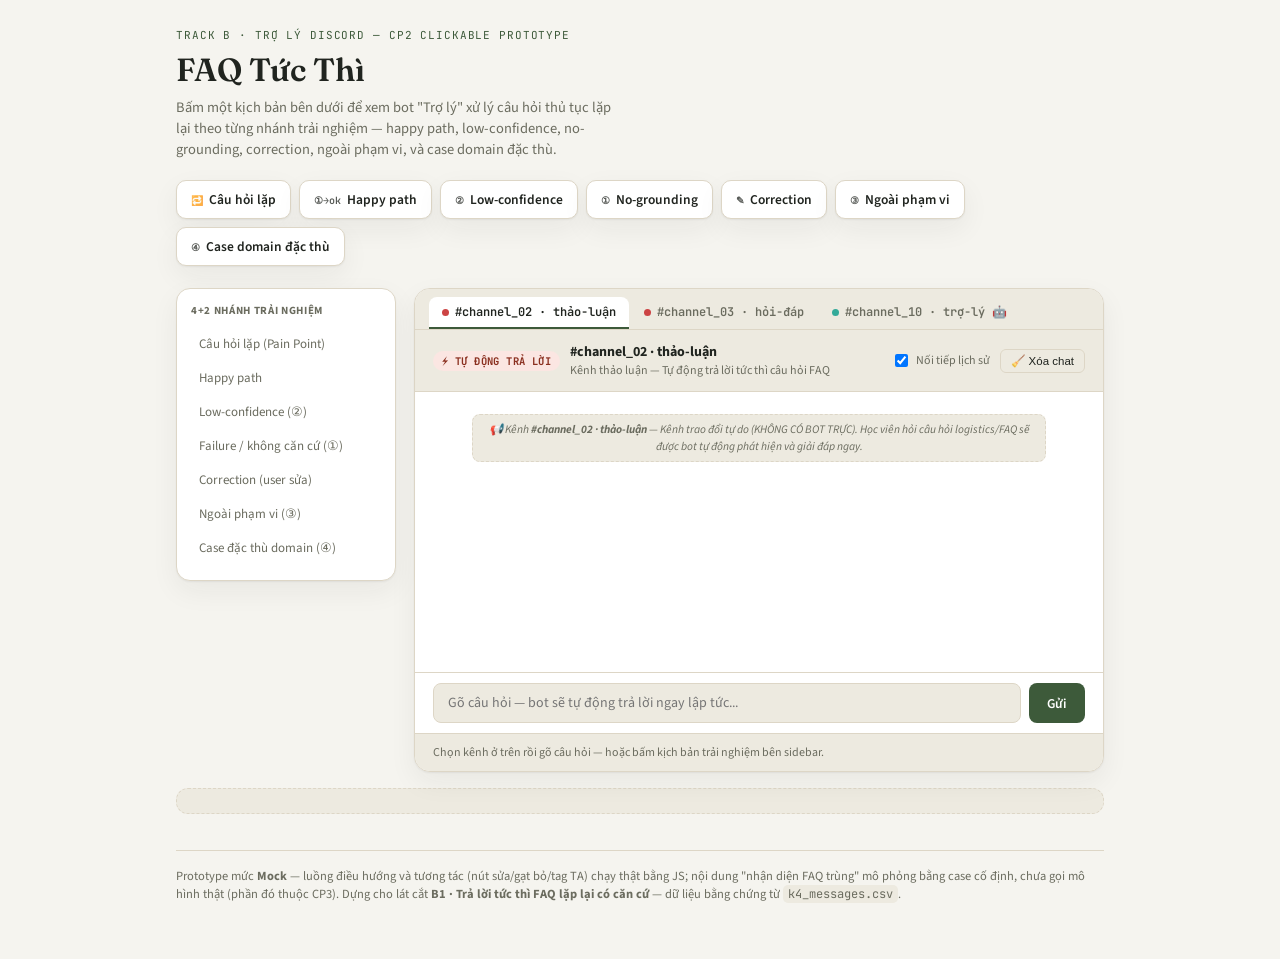
<file: codebase/index.html>
<!doctype html>
<html lang="vi">
  <head>
    <meta charset="utf-8" />
    <meta name="viewport" content="width=device-width, initial-scale=1" />
    <title>FAQ Tức Thì — Prototype CP2 (Track B1)</title>
    <link
      rel="stylesheet"
      href="https://fonts.googleapis.com/css2?family=Fraunces:opsz,wght@9..144,400;600;700&family=JetBrains+Mono:wght@500;700&family=Source+Sans+3:wght@400;600;700&display=swap"
    />
    <style>
      :root {
        --bg: #f5f4ef;
        --panel: #ffffff;
        --panel-2: #edeae0;
        --border: #ddd6c6;
        --ink: #20241f;
        --ink-dim: #6b6c5f;
        --accent: #3d5a3a;
        --accent-2: #8a6b3d;
        --accent-soft: #e4ead9;
        --bot-bubble: #eef2e9;
        --user-bubble: #3d5a3a;
        --user-bubble-ink: #ffffff;
        --warn-bg: #fdf1de;
        --warn-ink: #7a4a1a;
        --danger-bg: #fbe6e2;
        --danger-ink: #8a2f1f;
        --ok-bg: #e4ead9;
        --ok-ink: #2f4a2c;
        --shadow:
          0 1px 2px rgba(32, 36, 31, 0.06), 0 10px 28px rgba(32, 36, 31, 0.06);
      }
      @media (prefers-color-scheme: dark) {
        :root:not([data-theme="light"]) {
          --bg: #16180f;
          --panel: #1f2116;
          --panel-2: #262819;
          --border: #3a3c2c;
          --ink: #ecece2;
          --ink-dim: #a3a492;
          --accent: #8fd18a;
          --accent-2: #e0b26e;
          --accent-soft: #28331f;
          --bot-bubble: #232a20;
          --user-bubble: #3f6b3c;
          --user-bubble-ink: #f2fbee;
          --warn-bg: #3a2c17;
          --warn-ink: #e6b878;
          --danger-bg: #3a2320;
          --danger-ink: #f0a591;
          --ok-bg: #243322;
          --ok-ink: #9fe0a0;
          --shadow:
            0 1px 2px rgba(0, 0, 0, 0.35), 0 10px 28px rgba(0, 0, 0, 0.4);
        }
      }
      * {
        box-sizing: border-box;
      }
      body {
        background: var(--bg);
        color: var(--ink);
        font-family:
          "Source Sans 3",
          -apple-system,
          "Segoe UI",
          sans-serif;
        margin: 0;
      }
      .wrap {
        max-width: 960px;
        margin: 0 auto;
        padding-inline: 16px;
        padding-block: 28px 56px;
      }
      h1,
      h2 {
        font-family: "Fraunces", Georgia, serif;
        font-weight: 600;
        margin: 0;
        text-wrap: balance;
      }
      .eyebrow {
        font-family: "JetBrains Mono", ui-monospace, monospace;
        font-size: 11px;
        letter-spacing: 0.08em;
        text-transform: uppercase;
        color: var(--accent);
        margin: 0 0 8px;
      }
      header {
        margin-bottom: 20px;
      }
      header h1 {
        font-size: clamp(24px, 4.5vw, 32px);
      }
      .lede {
        color: var(--ink-dim);
        font-size: 14.5px;
        max-width: 64ch;
        margin-top: 8px;
      }

      .scenario-bar {
        display: flex;
        flex-wrap: wrap;
        gap: 8px;
        margin-block: 18px 22px;
      }
      .scenario-btn {
        font-family: inherit;
        font-size: 13.5px;
        font-weight: 600;
        cursor: pointer;
        border: 1px solid var(--border);
        background: var(--panel);
        color: var(--ink);
        padding: 9px 14px;
        border-radius: 10px;
        box-shadow: var(--shadow);
        transition:
          transform 0.1s ease,
          border-color 0.15s ease;
      }
      .scenario-btn:hover {
        border-color: var(--accent);
      }
      .scenario-btn:active {
        transform: scale(0.98);
      }
      .scenario-btn.active {
        background: var(--accent);
        color: #fff;
        border-color: var(--accent);
      }
      .scenario-btn .tag {
        display: inline-block;
        font-family: "JetBrains Mono", monospace;
        font-size: 10px;
        margin-right: 6px;
        opacity: 0.75;
      }

      .stage {
        display: grid;
        grid-template-columns: 220px 1fr;
        gap: 18px;
      }
      @media (max-width: 680px) {
        .stage {
          grid-template-columns: 1fr;
        }
      }

      .rail {
        background: var(--panel);
        border: 1px solid var(--border);
        border-radius: 14px;
        padding: 14px;
        box-shadow: var(--shadow);
        align-self: start;
        position: sticky;
        top: 12px;
      }
      .rail h3 {
        font-size: 11px;
        text-transform: uppercase;
        letter-spacing: 0.06em;
        color: var(--ink-dim);
        margin: 0 0 10px;
      }
      .rail-item {
        font-size: 13px;
        padding: 7px 8px;
        border-radius: 8px;
        color: var(--ink-dim);
        margin-bottom: 2px;
        cursor: pointer;
      }
      .rail-item:hover {
        background: var(--panel-2);
      }
      .rail-item.current {
        background: var(--accent-soft);
        color: var(--accent);
        font-weight: 700;
      }

      .chat-panel {
        background: var(--panel);
        border: 1px solid var(--border);
        border-radius: 16px;
        box-shadow: var(--shadow);
        overflow: hidden;
        display: flex;
        flex-direction: column;
        min-height: 480px;
      }
      .chat-head {
        display: flex;
        justify-content: space-between;
        align-items: center;
        padding: 12px 18px;
        border-bottom: 1px solid var(--border);
        background: var(--panel-2);
        flex-wrap: wrap;
        gap: 8px;
      }
      .chat-head-left {
        display: flex;
        align-items: center;
        gap: 10px;
      }
      .chat-head-actions {
        display: flex;
        align-items: center;
        gap: 10px;
        font-size: 12px;
      }
      .chat-head .dot {
        width: 9px;
        height: 9px;
        border-radius: 50%;
        background: var(--accent);
      }
      .chat-head .name {
        font-weight: 700;
        font-size: 14px;
      }
      .chat-head .sub {
        font-size: 12px;
        color: var(--ink-dim);
      }
      .scenario-separator {
        text-align: center;
        margin: 16px 0 8px;
        position: relative;
      }
      .scenario-separator::before {
        content: "";
        position: absolute;
        top: 50%;
        left: 0;
        right: 0;
        border-top: 1px dashed var(--border);
        z-index: 1;
      }
      .scenario-separator span {
        position: relative;
        z-index: 2;
        background: var(--panel);
        padding: 3px 12px;
        font-size: 11px;
        color: var(--ink-dim);
        border-radius: 12px;
        border: 1px solid var(--border);
        font-weight: 600;
      }

      .chat-body {
        padding: 18px;
        display: flex;
        flex-direction: column;
        gap: 14px;
        min-height: 280px;
        max-height: 380px;
        overflow-y: auto;
      }
      .msg {
        display: flex;
        gap: 10px;
        max-width: 88%;
        opacity: 0;
        transform: translateY(6px);
        animation: in 0.35s ease forwards;
      }
      @keyframes in {
        to {
          opacity: 1;
          transform: translateY(0);
        }
      }
      .msg.user {
        align-self: flex-end;
        flex-direction: row-reverse;
      }
      .avatar {
        width: 30px;
        height: 30px;
        border-radius: 50%;
        flex: none;
        display: flex;
        align-items: center;
        justify-content: center;
        font-size: 14px;
        font-weight: 700;
        color: #fff;
        background: var(--accent-2);
      }
      .msg.user .avatar {
        background: var(--ink-dim);
      }
      .bubble {
        background: var(--bot-bubble);
        color: var(--ink);
        padding: 10px 14px;
        border-radius: 14px;
        font-size: 14.5px;
        line-height: 1.5;
        border: 1px solid var(--border);
      }
      .msg.user .bubble {
        background: var(--user-bubble);
        color: var(--user-bubble-ink);
        border-color: transparent;
      }

      .badge {
        display: inline-flex;
        align-items: center;
        gap: 5px;
        font-size: 11px;
        font-weight: 700;
        padding: 3px 9px;
        border-radius: 999px;
        margin-bottom: 8px;
      }
      .badge.ok {
        background: var(--ok-bg);
        color: var(--ok-ink);
      }
      .badge.warn {
        background: var(--warn-bg);
        color: var(--warn-ink);
      }
      .badge.danger {
        background: var(--danger-bg);
        color: var(--danger-ink);
      }

      .source-line {
        font-size: 11.5px;
        color: var(--ink-dim);
        margin-top: 8px;
        font-style: italic;
      }
      .actions {
        display: flex;
        gap: 8px;
        margin-top: 10px;
        flex-wrap: wrap;
      }
      .action-btn {
        font-family: inherit;
        font-size: 12px;
        font-weight: 600;
        cursor: pointer;
        border-radius: 8px;
        border: 1px solid var(--border);
        background: var(--panel);
        color: var(--ink-dim);
        padding: 6px 10px;
      }
      .action-btn:hover {
        color: var(--accent);
        border-color: var(--accent);
      }
      .action-btn.done {
        background: var(--ok-bg);
        color: var(--ok-ink);
        border-color: transparent;
        cursor: default;
      }

      .ta-tag {
        display: inline-flex;
        align-items: center;
        gap: 6px;
        font-size: 12.5px;
        font-weight: 700;
        color: var(--accent-2);
        margin-top: 8px;
      }

      /* LIVE INPUT FORM */
      .chat-input-bar {
        display: flex;
        gap: 8px;
        padding: 10px 18px;
        background: var(--panel);
        border-top: 1px solid var(--border);
      }
      .chat-input-bar input {
        flex: 1;
        padding: 9px 14px;
        font-family: inherit;
        font-size: 14px;
        border: 1px solid var(--border);
        border-radius: 8px;
        background: var(--panel-2);
        color: var(--ink);
        outline: none;
      }
      .chat-input-bar input:focus {
        border-color: var(--accent);
      }
      .chat-input-bar button {
        padding: 9px 18px;
        font-family: inherit;
        font-size: 13.5px;
        font-weight: 600;
        background: var(--accent);
        color: #fff;
        border: none;
        border-radius: 8px;
        cursor: pointer;
        transition: background 0.15s;
      }
      .chat-input-bar button:hover {
        opacity: 0.9;
      }

      .chat-foot {
        padding: 10px 18px;
        border-top: 1px solid var(--border);
        background: var(--panel-2);
        font-size: 12px;
        color: var(--ink-dim);
      }

      .annot {
        margin-top: 16px;
        background: var(--panel-2);
        border: 1px dashed var(--border);
        border-radius: 12px;
        padding: 12px 16px;
        font-size: 13px;
        color: var(--ink-dim);
      }
      .annot b {
        color: var(--ink);
      }

      footer {
        margin-top: 36px;
        padding-top: 16px;
        border-top: 1px solid var(--border);
        font-size: 12.5px;
        color: var(--ink-dim);
      }
      code {
        font-family: "JetBrains Mono", monospace;
        font-size: 12px;
        background: var(--panel-2);
        padding: 1px 5px;
        border-radius: 5px;
      }

      /* ===== CHANNEL SWITCHER ===== */
      .channel-tabs {
        display: flex;
        gap: 2px;
        padding: 8px 14px 0;
        background: var(--panel-2);
        border-bottom: 1px solid var(--border);
        overflow-x: auto;
      }
      .ch-tab {
        display: flex;
        align-items: center;
        gap: 6px;
        padding: 7px 13px;
        font-family: "JetBrains Mono", monospace;
        font-size: 12px;
        font-weight: 600;
        border: none;
        border-radius: 8px 8px 0 0;
        cursor: pointer;
        background: transparent;
        color: var(--ink-dim);
        white-space: nowrap;
        border-bottom: 2px solid transparent;
        transition: color 0.15s, background 0.15s;
      }
      .ch-tab:hover {
        background: var(--panel);
        color: var(--ink);
      }
      .ch-tab.active {
        background: var(--panel);
        color: var(--ink);
        border-bottom-color: var(--accent);
      }
      .ch-tab .ch-dot {
        width: 7px;
        height: 7px;
        border-radius: 50%;
        flex-shrink: 0;
      }
      .ch-dot.no-bot  { background: #c44; }
      .ch-dot.has-bot { background: #3a9; }

      /* ===== CHANNEL MODE BADGE ===== */
      .ch-mode-badge {
        display: inline-flex;
        align-items: center;
        gap: 5px;
        font-family: "JetBrains Mono", monospace;
        font-size: 10.5px;
        font-weight: 700;
        letter-spacing: 0.04em;
        padding: 3px 9px;
        border-radius: 999px;
      }
      .ch-mode-badge.nobot {
        background: var(--danger-bg);
        color: var(--danger-ink);
      }
      .ch-mode-badge.hasbot {
        background: var(--ok-bg);
        color: var(--ok-ink);
      }

      /* ===== SYSTEM MESSAGE ===== */
      .sys-msg {
        text-align: center;
        font-size: 11.5px;
        color: var(--ink-dim);
        padding: 6px 12px;
        margin: 4px auto;
        background: var(--panel-2);
        border-radius: 8px;
        border: 1px dashed var(--border);
        max-width: 88%;
        font-style: italic;
      }

      /* ===== TYPING INDICATOR ===== */
      .typing-indicator {
        display: flex;
        align-items: center;
        gap: 10px;
        opacity: 0;
        animation: in 0.3s ease forwards;
      }
      .typing-dots {
        display: flex;
        gap: 4px;
        padding: 10px 14px;
        background: var(--bot-bubble);
        border: 1px solid var(--border);
        border-radius: 14px;
      }
      .typing-dots span {
        width: 7px;
        height: 7px;
        border-radius: 50%;
        background: var(--ink-dim);
        animation: bounce 1.2s infinite;
      }
      .typing-dots span:nth-child(2) { animation-delay: 0.2s; }
      .typing-dots span:nth-child(3) { animation-delay: 0.4s; }
      @keyframes bounce {
        0%, 60%, 100% { transform: translateY(0); opacity: 0.4; }
        30% { transform: translateY(-5px); opacity: 1; }
      }

      /* ===== SUGGESTION HINT ===== */
      .suggestion-hint {
        display: flex;
        align-items: center;
        gap: 8px;
        font-size: 12.5px;
        color: var(--ink-dim);
        padding: 8px 14px;
        background: var(--warn-bg);
        border: 1px solid var(--border);
        border-radius: 12px;
        max-width: 88%;
        opacity: 0;
        animation: in 0.3s ease forwards;
      }
    </style>
  </head>
  <body>
    <div class="wrap">
      <header>
        <p class="eyebrow">
          Track B · Trợ lý Discord — CP2 clickable prototype
        </p>
        <h1>FAQ Tức Thì</h1>
        <p class="lede">
          Bấm một kịch bản bên dưới để xem bot "Trợ lý" xử lý câu hỏi thủ tục
          lặp lại theo từng nhánh trải nghiệm — happy path, low-confidence,
          no-grounding, correction, ngoài phạm vi, và case domain đặc thù.
        </p>
      </header>

      <div class="scenario-bar" id="scenarioBar"></div>

      <div class="stage">
        <nav class="rail" id="rail">
          <h3>4+2 nhánh trải nghiệm</h3>
          <div id="railList"></div>
        </nav>

        <div class="chat-panel">
          <!-- CHANNEL TAB SWITCHER -->
          <div class="channel-tabs" id="channelTabs">
            <button class="ch-tab" id="tab-ch02" data-ch="ch02">
              <span class="ch-dot no-bot"></span>
              #channel_02 · thảo-luận
            </button>
            <button class="ch-tab" id="tab-ch03" data-ch="ch03">
              <span class="ch-dot no-bot"></span>
              #channel_03 · hỏi-đáp
            </button>
            <button class="ch-tab" id="tab-ch10" data-ch="ch10">
              <span class="ch-dot has-bot"></span>
              #channel_10 · trợ-lý 🤖
            </button>
          </div>

          <!-- CHAT HEADER -->
          <div class="chat-head">
            <div class="chat-head-left">
              <div id="chModeBadge" class="ch-mode-badge nobot">🔕 KHÔNG CÓ BOT</div>
              <div>
                <div class="name" id="chName">#channel_02 · thảo-luận</div>
                <div class="sub" id="chSub">Kênh thảo luận — Bot không trực ở đây</div>
              </div>
            </div>
            <div class="chat-head-actions">
              <label style="display: flex; align-items: center; gap: 5px; cursor: pointer; color: var(--ink-dim); user-select: none;">
                <input type="checkbox" id="keepHistoryToggle" checked />
                <span>Nối tiếp lịch sử</span>
              </label>
              <button type="button" id="btnClearChat" style="background: var(--panel-2); border: 1px solid var(--border); border-radius: 6px; padding: 4px 10px; font-size: 11.5px; cursor: pointer; color: var(--ink); font-weight: 500;">
                🧹 Xóa chat
              </button>
            </div>
          </div>
          
          <div class="chat-body" id="chatBody"></div>

          <!-- KHUNG CHAT TƯƠNG TÁC TỰ GÕ -->
          <form class="chat-input-bar" id="customChatForm">
            <input 
              type="text" 
              id="customInput" 
              placeholder="Gõ câu hỏi... (ch02/03: bot tự phát hiện · ch10: cần @Trợ lý)" 
              autocomplete="off"
            />
            <button type="submit">Gửi</button>
          </form>

          <div class="chat-foot" id="chatFoot">
            Chọn kênh ở trên rồi gõ câu hỏi — hoặc bấm kịch bản trải nghiệm bên sidebar.
          </div>
        </div>
      </div>

      <div class="annot" id="annot"></div>

      <footer>
        Prototype mức <b>Mock</b> — luồng điều hướng và tương tác (nút sửa/gạt
        bỏ/tag TA) chạy thật bằng JS; nội dung "nhận diện FAQ trùng" mô phỏng
        bằng case cố định, chưa gọi mô hình thật (phần đó thuộc CP3). Dựng cho
        lát cắt <b>B1 · Trả lời tức thì FAQ lặp lại có căn cứ</b> — dữ liệu bằng chứng từ
        <code>k4_messages.csv</code>.
      </footer>
    </div>

    <script>
      (function () {
        // ===== CHANNEL STATE =====
        var currentChannel = "ch02"; // ch02 | ch03 | ch10
        var channelMeta = {
          ch02: {
            name: "#channel_02 · thảo-luận",
            sub: "Kênh thảo luận — Tự động trả lời tức thì câu hỏi FAQ",
            badge: "nobot",
            badgeLabel: "⚡ TỰ ĐỘNG TRẢ LỜI",
            hint: "Kênh thảo luận tự nhiên: Học viên hỏi câu hỏi FAQ sẽ được hệ thống phát hiện và trả lời ngay lập tức (không cần tag).",
            placeholder: "Gõ câu hỏi — bot sẽ tự động trả lời ngay lập tức..."
          },
          ch03: {
            name: "#channel_03 · hỏi-đáp",
            sub: "Kênh hỏi đáp — Tự động trả lời tức thì câu hỏi FAQ",
            badge: "nobot",
            badgeLabel: "⚡ TỰ ĐỘNG TRẢ LỜI",
            hint: "Kênh hỏi đáp chung: Học viên đặt câu hỏi sẽ được bot phản hồi ngay tức thì nếu đã có đáp án mẫu.",
            placeholder: "Gõ câu hỏi — bot sẽ tự động trả lời ngay lập tức..."
          },
          ch10: {
            name: "#channel_10 · trợ-lý",
            sub: "Kênh trợ lý — Bot chỉ phản hồi khi được tag @Trợ lý",
            badge: "hasbot",
            badgeLabel: "🤖 CẦN TAG @TRỢ LÝ",
            hint: "Kênh trợ lý: Cần tag @Trợ lý ở đầu câu hỏi để bot phản hồi. Nếu không tag, bot sẽ im lặng.",
            placeholder: "Gõ @Trợ lý [câu hỏi] — bot chỉ trả lời khi có tag..."
          }
        };

        // ===== MẪU TIN NHẮN MẶC ĐỊNH CHO TỪNG KÊNH =====
        var defaultChannelMessages = {
          ch02: [
            { who: "sys", text: "📢 Kênh <b>#channel_02 · thảo-luận</b> — Kênh trao đổi tự do (KHÔNG CÓ BOT TRỰC). Học viên hỏi câu hỏi logistics/FAQ sẽ được bot tự động phát hiện và giải đáp ngay." }
          ],
          ch03: [
            { who: "sys", text: "📢 Kênh <b>#channel_03 · hỏi-đáp</b> — Kênh hỏi đáp thắc mắc (KHÔNG CÓ BOT TRỰC). Các câu hỏi thủ tục sẽ được bot hỗ trợ tự động." }
          ],
          ch10: [
            { who: "sys", text: "📢 Kênh <b>#channel_10 · trợ-lý</b> — KÊNH BOT TRỰC CHUYÊN DỤNG. Bot <b>CHỈ</b> phản hồi khi bạn tag <b>@Trợ lý</b> (nếu không tag, bot sẽ giữ im lặng)." }
          ]
        };

        // Kho lưu trữ tin nhắn độc lập cho từng kênh (không bị đè hay lẫn lộn)
        var channelStore = {
          ch02: defaultChannelMessages.ch02.slice(),
          ch03: defaultChannelMessages.ch03.slice(),
          ch10: defaultChannelMessages.ch10.slice()
        };

        // Global map to cache bot answers for each normalized question
        var answerCache = {};

        // Biến ghi nhớ câu hỏi vừa hỏi mà chưa tag bot ở kênh ch10
        var lastPendingQuestionInCh10 = "";

        // ===== CHANNEL SWITCHER =====
        document.querySelectorAll(".ch-tab").forEach(function(btn) {
          btn.addEventListener("click", function() {
            switchChannel(btn.getAttribute("data-ch"));
          });
        });

        function switchChannel(ch) {
          currentChannel = ch;
          var meta = channelMeta[ch];

          // Update tabs
          document.querySelectorAll(".ch-tab").forEach(function(b) {
            b.classList.toggle("active", b.getAttribute("data-ch") === ch);
          });

          // Update header
          document.getElementById("chName").textContent = meta.name;
          document.getElementById("chSub").textContent = meta.sub;
          var badge = document.getElementById("chModeBadge");
          badge.className = "ch-mode-badge " + meta.badge;
          badge.textContent = meta.badgeLabel;

          // Update placeholder
          document.getElementById("customInput").placeholder = meta.placeholder;

          // Render độc lập tin nhắn của kênh được chọn (xóa sạch khung cũ, nạp đúng kênh đó)
          renderCurrentChannel();
        }

        var scenarios = [
          {
            id: "repeat-q",
            tag: "🔁",
            label: "Câu hỏi lặp",
            railLabel: "Câu hỏi lặp (Pain Point)",
            foot: "Cùng câu hỏi đã hỏi → bot nhận ra ngay, không cần chờ 2s.",
            annot: "<b>Pain Point từ data thật:</b> 7 câu hỏi thủ tục bị hỏi lặp lại tổng cộng 16 lượt (M30246, M48859...). Bot nhận diện câu hỏi đã có đáp án xác nhận rồi → trả lời ngay, không để học viên chờ vô thời hạn. <b>Đây là tính năng ở channel_02/03 — kênh không có bot trực.</b>",
            steps: [
              { who: "sys", text: "📢 Kênh #channel_02 · thảo-luận — KHÔNG CÓ BOT TRỰC" },
              { who: "user", text: "Hạn nộp bài Lab02 là khi nào vậy?" },
              { who: "sys", text: "... im lặng 3 giây — không ai reply ..." },
              {
                who: "bot",
                badge: ["ok", "🤖 Tự động · ✓ Khớp FAQ đã xác nhận"],
                text: "Hạn nộp bài <b>Lab02</b> chính thức là <b>23:59 Thứ Sáu, ngày 18/09/2026</b> trên VLearn và GitHub Org.",
                source: "Phát hiện tự động sau 3s không có phản hồi · Trích: #📢-thông-báo (BTC_ANN_042)",
                actions: [{ label: "👍 Hữu ích", kind: "done" }, { label: "✏️ Báo sai", kind: "correct" }]
              },
              { who: "user", text: "Hạn nộp bài Lab02 là khi nào vậy?" },
              {
                who: "bot",
                badge: ["ok", "🔁 Đã trả lời câu hỏi này · Trả lời ngay"],
                text: "Mình đã thấy câu hỏi này vừa được hỏi ở kênh! Hạn nộp <b>Lab02</b> là <b>23:59 ngày 18/09/2026</b>.",
                source: "Nhận diện câu hỏi lặp — không để học viên chờ lần hai",
                actions: [{ label: "👍 Hữu ích", kind: "done" }]
              }
            ]
          },
          {
            id: "happy",
            tag: "①→ok",
            label: "Happy path",
            railLabel: "Happy path",
            foot: "AI tự trả lời — khớp cao với thông báo BTC đã xác nhận.",
            annot:
              "<b>G11 — Giải thích vì sao:</b> câu trả lời luôn kèm dòng nguồn 'đã xác nhận lúc...' để học viên biết đây là đáp án từ thông báo chính thức, không phải suy luận mới. <b>G8 — Gạt bỏ dễ dàng:</b> có nút 'Không phải điều tôi hỏi' để thoát ngay nếu bot hiểu sai ý.",
            steps: [
              { who: "user", text: "Hạn nộp bài Lab02 là khi nào vậy bot?" },
              {
                who: "bot",
                badge: ["ok", "✓ Khớp thông báo chính thức BTC"],
                text: "Hạn nộp bài <b>Lab02</b> chính thức là <b>23:59 ngày 18/09/2026</b> trên hệ thống VLearn.",
                source:
                  "Trích dẫn từ kênh #📢-thông-báo-lớp-học (Thông báo lúc 13/09) · Phục vụ 110 lượt thắc mắc tương tự",
                actions: [
                  { label: "👍 Đúng ý mình", kind: "done" },
                  { label: "Không phải điều tôi hỏi", kind: "plain" },
                ],
              },
            ],
          },
          {
            id: "low-confidence",
            tag: "②",
            label: "Low-confidence",
            railLabel: "Low-confidence (②)",
            foot: "AI trả lời phần chắc, chuyển TA phần mơ hồ — không đoán.",
            annot:
              "<b>G10 — Thu hẹp phạm vi khi nghi ngờ (bắt buộc):</b> câu hỏi lẫn phần cá nhân nên bot chỉ trả lời phần FAQ chung (cách xem XP), còn phần 'XP của tôi' — không có căn cứ cá nhân hoá — bot chủ động tag TA thay vì đoán số liệu.",
            steps: [
              {
                who: "user",
                text: "XP của em sao chưa lên vậy ạ, với cách xem XP ở đâu?",
              },
              {
                who: "bot",
                badge: ["warn", "⚠ Một phần cần người xác nhận"],
                text: "Cách xem XP: vào kênh <code>#xp-board</code>, gõ <code>/xp</code> để xem điểm hiện tại. Còn phần <i>'XP của em sao chưa lên'</i> liên quan dữ liệu cá nhân, mình không tự kiểm tra được nên đã chuyển cho TA nhé.",
                source:
                  "Phần chung: khớp FAQ đã xác nhận · Phần cá nhân: không đủ căn cứ, không đoán",
                ta: "Đã tag @TA-trực-tuần cho phần điểm XP cá nhân",
              },
            ],
          },
          {
            id: "no-grounding",
            tag: "①",
            label: "No-grounding",
            railLabel: "Failure / không căn cứ (①)",
            foot: "Không tìm được nguồn → không bịa, chuyển người.",
            annot:
              "<b>G10 — Thu hẹp phạm vi khi nghi ngờ:</b> câu hỏi hoàn toàn mới, không khớp FAQ nào đã xác nhận — bot từ chối đoán và nói rõ giới hạn thay vì tạo câu trả lời nghe hợp lý nhưng có thể sai.",
            steps: [
              {
                who: "user",
                text: "Phòng lab hôm nay đổi chỗ, ai ngồi nhầm phòng thì xử lý sao ạ?",
              },
              {
                who: "bot",
                badge: ["danger", "✕ Chưa có căn cứ xác nhận"],
                text: "Mình chưa có câu trả lời được xác nhận cho việc này. Để không trả lời sai, mình đã chuyển câu hỏi này cho TA trực — bạn đợi chút nhé.",
                source:
                  "Không khớp với bất kỳ thông báo nào của BTC trong hệ thống",
                ta: "Đã tag @TA-trực-tuần",
              },
            ],
          },
          {
            id: "correction",
            tag: "✎",
            label: "Correction",
            railLabel: "Correction (user sửa)",
            foot: "Học viên báo sai → đáp án được đánh dấu chờ xác nhận lại.",
            annot:
              "<b>G9 — Hỗ trợ sửa dễ dàng:</b> mỗi câu trả lời FAQ có nút báo sai ngay tại chỗ, không cần rời kênh hay mở form riêng; hệ thống không tự sửa nội dung mà đánh dấu chờ TA duyệt lại.",
            steps: [
              { who: "user", text: "Hạn nộp Lab02 là khi nào ạ?" },
              {
                who: "bot",
                badge: ["ok", "✓ Khớp FAQ đã xác nhận"],
                text: "Hạn nộp Lab02: 23:59 ngày 18/09/2026.",
                source:
                  "Trả lời dựa trên câu hỏi tương tự đã được TA xác nhận lúc 13/09",
                actions: [
                  { label: "Chưa đúng / cập nhật giúp mình", kind: "correct" },
                ],
              },
            ],
          },
          {
            id: "out-of-scope",
            tag: "③",
            label: "Ngoài phạm vi",
            railLabel: "Ngoài phạm vi (③)",
            foot: "Yêu cầu vượt phạm vi trả lời tự động → từ chối rõ ràng, không giả vờ làm được.",
            annot:
              "<b>G11 — Giải thích vì sao:</b> bot nói rõ đây là việc ngoài phạm vi trả lời tự động (không phải 'không hiểu câu hỏi'), giúp học viên biết cần hỏi ai thay vì thử hỏi lại bot nhiều lần.",
            steps: [
              {
                who: "user",
                text: "Em bị sốt, bot cho em xin gia hạn nộp bài Lab02 thêm 2 tiếng được không?",
              },
              {
                who: "bot",
                badge: ["warn", "⚠ Ngoài thẩm quyền tự động"],
                text: "Việc gia hạn deadline mình không có quyền tự quyết định — cần Lab Coach hoặc BTC xem xét. Mình đã chuyển yêu cầu này cho TA và hướng dẫn bạn mở lệnh <code>/ticket create</code> nhé.",
                source:
                  "Yêu cầu vượt thẩm quyền của bot tự động (quyết định gia hạn bài thi)",
                ta: "Đã tag @TA-trực-ban",
              },
            ],
          },
          {
            id: "domain-case",
            tag: "④",
            label: "Case domain đặc thù",
            railLabel: "Case đặc thù domain (④)",
            foot: "Đáp án cũ có thể đã hết hiệu lực → không tái dùng mù quáng.",
            annot:
              "<b>G10 + G11:</b> đáp án mang theo ngày xác nhận; khi có tín hiệu quy định vừa đổi (từ khoá 'gia hạn', 'mới') mà chưa có bản xác nhận mới, bot không tái dùng đáp án cũ mà xử lý như case ① — chuyển TA thay vì trả lời có thể đã lỗi thời.",
            steps: [
              {
                who: "user",
                text: "Em nghe nói lab02 được gia hạn, giờ hạn nộp là khi nào ạ?",
              },
              {
                who: "bot",
                badge: ["warn", "⚠ Đáp án cũ có thể đã lỗi thời"],
                text: "Đáp án mình có (23:59 ngày 18/09) được ghi nhận trước khi có tin gia hạn — mình không chắc còn đúng nên chưa muốn trả lời sai. Đã chuyển TA để xác nhận hạn mới nhé.",
                source:
                  "Phát hiện từ khoá 'gia hạn' mâu thuẫn với đáp án đã lưu → không tái sử dụng khi chưa xác nhận lại",
                ta: "Đã tag @TA-trực-tuần",
              },
            ],
          },
        ];

        var bar = document.getElementById("scenarioBar");
        var railList = document.getElementById("railList");
        var chatBody = document.getElementById("chatBody");
        var chatFoot = document.getElementById("chatFoot");
        var annot = document.getElementById("annot");
        var customForm = document.getElementById("customChatForm");
        var customInput = document.getElementById("customInput");

        // Typing indicator element (tái sử dụng)
        var typingEl = document.createElement("div");
        typingEl.className = "typing-indicator";

        // ===== FORM SUBMIT LISTENER =====
        customForm.addEventListener("submit", function(e) {
          e.preventDefault();
          var raw = customInput.value.trim();
          if (!raw) return;
          customInput.value = "";

          // Chuẩn hóa để kiểm tra tag (bỏ dấu và viết thường)
          var rawNorm = raw.toLowerCase()
            .normalize("NFD").replace(/[\u0300-\u036f]/g, "")
            .replace(/đ/g, "d")
            .replace(/\s+/g, " ").trim();

          // Hiển thị tin nhắn user
          addMessageToCurrentChannel({ who: "user", text: raw });

          // Kiểm tra tag @Trợ lý ở kênh ch10
          var hasTag = rawNorm.includes("@tro ly") || 
                       rawNorm.includes("@troly") || 
                       rawNorm.includes("@tr") ||
                       rawNorm.includes("@bot") ||
                       rawNorm.includes("@tro");

          if (currentChannel === "ch10" && !hasTag) {
            addMessageToCurrentChannel({
              who: "sys",
              text: "🔇 <i>Bot ở kênh này chỉ phản hồi khi bạn tag <b>@Trợ lý</b> vào câu hỏi!</i>"
            });
            return;
          }

          // Bóc tách tag @mentions khỏi câu hỏi (bỏ @Trợ lý, @tro ly, @Trợ lý ơi, v.v.)
          var cleanQ = raw
            .replace(/@[^\s]+(?:\s+lý|\s+ly|\s+oi|\s+ơi)?[\s,:]*/gi, "")
            .trim();

          // Nếu user chỉ gõ mỗi "@Trợ lý" sau khi vừa hỏi một câu chưa tag trước đó,
          // tự động lấy câu hỏi trước đó để trả lời!
          if (!cleanQ || cleanQ.length === 0) {
            var userMsgs = (channelStore[currentChannel] || []).filter(function(m) { return m.who === "user"; });
            if (userMsgs.length >= 2) {
              var prevText = userMsgs[userMsgs.length - 2].text;
              var prevClean = prevText.replace(/@[^\s]+(?:\s+lý|\s+ly|\s+oi|\s+ơi)?[\s,:]*/gi, "").trim();
              if (prevClean && prevClean.length > 2) {
                cleanQ = prevClean;
              }
            }
          }

          // Typing indicator
          typingEl.innerHTML = '<div class="avatar" style="background:var(--accent-2);opacity:0.7">TL</div><div class="typing-dots"><span></span><span></span><span></span></div>';
          chatBody.appendChild(typingEl);
          chatBody.scrollTop = chatBody.scrollHeight;

          setTimeout(function() {
            if (typingEl.parentNode) typingEl.remove();
            classifyAndReply(cleanQ || raw, cleanQ || raw);
          }, 600);
        });

        scenarios.forEach(function (s) {
          var b = document.createElement("button");
          b.className = "scenario-btn";
          b.id = "btn-" + s.id;
          b.innerHTML = '<span class="tag">' + s.tag + "</span>" + s.label;
          b.addEventListener("click", function () {
            render(s.id);
          });
          bar.appendChild(b);

          var r = document.createElement("div");
          r.className = "rail-item";
          r.id = "rail-" + s.id;
          r.textContent = s.railLabel;
          r.addEventListener("click", function () {
            render(s.id);
          });
          railList.appendChild(r);
        });

        var isFirstRender = true;
        var currentScenarioId = "happy";
        var scenarioHistories = {};

        // Khởi tạo bản sao lịch sử tin nhắn cho từng kịch bản
        scenarios.forEach(function (s) {
          scenarioHistories[s.id] = s.steps.slice();
        });

        // ===== RENDER SCENARIO (play steps vào chat) =====
        function render(scenarioId) {
          var s = scenarios.find(function(x) { return x.id === scenarioId; });
          if (!s) return;
          currentScenarioId = scenarioId;

          // Highlight nút active
          document.querySelectorAll(".scenario-btn").forEach(function(b) {
            b.classList.toggle("active", b.id === "btn-" + scenarioId);
          });
          document.querySelectorAll(".rail-item").forEach(function(r) {
            r.classList.toggle("current", r.id === "rail-" + scenarioId);
          });

          // Cập nhật annotation
          if (annot) annot.innerHTML = s.annot || "";

          // Xóa chat và play từng bước với delay
          chatBody.innerHTML = "";
          var steps = scenarioHistories[scenarioId] || s.steps;
          var delay = 0;
          steps.forEach(function(step) {
            (function(st, d) {
              setTimeout(function() { appendMessageDOM(st); }, d);
            })(step, delay);
            delay += step.who === "bot" ? 400 : 120;
          });
        }

        function renderCurrentChannel() {
          chatBody.innerHTML = "";
          var list = channelStore[currentChannel] || [];
          list.forEach(function (step) {
            appendMessageDOM(step);
          });
          chatBody.scrollTop = chatBody.scrollHeight;
        }

        function appendMessageDOM(step) {
          // System message step
          if (step.who === "sys") {
            var sysEl = document.createElement("div");
            sysEl.className = "sys-msg";
            sysEl.innerHTML = step.text;
            chatBody.appendChild(sysEl);
            chatBody.scrollTop = chatBody.scrollHeight;
            return;
          }

          var msg = document.createElement("div");
          msg.className = "msg " + step.who;
          msg.setAttribute("data-ch", currentChannel);

          // Avatar
          var av = document.createElement("div");
          av.className = "avatar";
          av.textContent = step.who === "user" ? "HV" : "TL";
          if (step.who !== "user") av.style.background = "var(--accent-2)";
          msg.appendChild(av);

          // Bubble
          var bubble = document.createElement("div");
          bubble.className = "bubble";

          if (step.badge) {
            var badgeEl = document.createElement("div");
            badgeEl.className = "badge " + step.badge[0];
            badgeEl.textContent = step.badge[1];
            bubble.appendChild(badgeEl);
          }

          var textEl = document.createElement("div");
          textEl.innerHTML = step.text || "";
          bubble.appendChild(textEl);

          if (step.source) {
            var srcEl = document.createElement("div");
            srcEl.className = "source-line";
            srcEl.textContent = "📎 " + step.source;
            bubble.appendChild(srcEl);
          }

          if (step.ta) {
            var taEl = document.createElement("div");
            taEl.className = "ta-tag";
            taEl.innerHTML = "🔔 " + step.ta;
            bubble.appendChild(taEl);
          }

          if (step.actions && step.actions.length) {
            var actDiv = document.createElement("div");
            actDiv.className = "actions";
            step.actions.forEach(function(act) {
              var btn = document.createElement("button");
              btn.className = "action-btn";
              btn.textContent = act.label;
              btn.addEventListener("click", function() {
                btn.classList.add("done");
                btn.disabled = true;
              });
              actDiv.appendChild(btn);
            });
            bubble.appendChild(actDiv);
          }

          msg.appendChild(bubble);
          chatBody.appendChild(msg);
          chatBody.scrollTop = chatBody.scrollHeight;
        }

        // ===== HELPER: thêm tin nhắn vào kênh hiện tại và render =====
        var _pendingCacheKey = null; // set trước mỗi bot reply để lưu cache
        function addMessageToCurrentChannel(step) {
          channelStore[currentChannel].push(step);
          appendMessageDOM(step);
          // Chỉ cache nếu đây là câu trả lời tri thức chuẩn xác (badge: ok và không phải intro/lặp)
          if (step.who === "bot" && _pendingCacheKey && step.text) {
            var isOk = step.badge && step.badge[0] === "ok" && !step.badge[1].includes("🔁") && step.topic !== "intro";
            if (isOk && _pendingCacheKey.length > 3) {
              answerCache[_pendingCacheKey] = step.text;
            }
            _pendingCacheKey = null;
          }
        }

        // ===== HÀM PHÂN LOẠI VÀ TRẢ LỜI =====
        function classifyAndReply(q, cacheKey) {
          if (!cacheKey) cacheKey = q;

          // Chuẩn hóa chuỗi tìm kiếm không dấu & chữ thường
          var norm = (q || "").toLowerCase()
            .normalize("NFD").replace(/[\u0300-\u036f]/g, "")
            .replace(/đ/g, "d")
            .replace(/\s+/g, " ")
            .trim();

          function matchAny() {
            for (var i = 0; i < arguments.length; i++) {
              var kw = arguments[i].toLowerCase()
                .normalize("NFD").replace(/[\u0300-\u036f]/g, "")
                .replace(/đ/g, "d")
                .trim();
              if (norm.includes(kw)) return true;
            }
            return false;
          }

          // Phát hiện câu hỏi lặp — trả lời ngay từ cache (chỉ áp dụng cho câu hỏi có độ dài > 3)
          if (norm.length > 3 && (answerCache[norm] || answerCache[q])) {
            addMessageToCurrentChannel({
              who: "bot",
              badge: ["ok", "🔁 Đã trả lời câu hỏi này · Trả lời ngay"],
              text: answerCache[norm] || answerCache[q],
              source: "Nhận diện câu hỏi lặp — không để học viên chờ lần hai"
            });
            return;
          }
          // Đặt cache key để lưu sau khi trả lời
          _pendingCacheKey = norm;

          // 1. Khác lớp về cùng lớp / Ghép nhóm (M85755)
          if (matchAny("khac lop", "ve cung lop", "cung 1 lop", "cung mot lop", "ghep nhom") || (norm.includes("nhom") && matchAny("khac lop", "cung lop", "chuyen lop", "doi lop"))) {
            addMessageToCurrentChannel({
              who: "bot",
              topic: "nhom-khac-lop",
              badge: ["warn", "⚠ Thẩm quyền sắp xếp của BTC"],
              text: "Việc ghép nhóm khác lớp hoặc chuyển về cùng 1 lớp do BTC quyết định dựa trên vận hành thực tế.<br>Bạn vui lòng mở ticket qua lệnh <code>/ticket create</code> (chọn type: <b>team-issues</b> hoặc <b>general</b>) để Admin hỗ trợ nhé!",
              source: "Quy trình xử lý sự cố Team & Sắp xếp nhân sự (Discord channel_10)",
              ta: "Đã tag @BTC-Admin"
            });
          }
          // 2. Lệnh chọn đề tài / Topic pick (M96715, M42370)
          else if (matchAny("de tai", "topic", "chon de", "ma de", "chon topic", "huong dan chon de")) {
            addMessageToCurrentChannel({
              who: "bot",
              topic: "de-tai",
              badge: ["ok", "✓ Khớp hướng dẫn lệnh bot"],
              text: "<b>Cách xem & chọn đề tài:</b><br>1. Vào kênh <b>#🤖-bot-commands</b>.<br>2. Gõ lệnh <code>/topic pick</code> và chọn mã đề từ gợi ý.<br>• Xem lại đề đã chọn: <code>/topic view</code><br>• Kiểm tra đề còn trống: <code>/topic available code:[Mã_đề]</code>",
              source: "Hướng dẫn lệnh hệ thống Discord #🤖-bot-commands",
              actions: [{ label: "👍 Đúng ý mình", kind: "done" }]
            });
          }
          // 3. Đăng nhập Zoom bằng mail cá nhân (M27034)
          else if (norm.includes("zoom") && matchAny("mail", "email", "ca nhan", "dang nhap", "doi ten", "cu phap", "tai khoan")) {
            addMessageToCurrentChannel({
              who: "bot",
              topic: "zoom-mail",
              badge: ["ok", "✓ Khớp quy chế Workshop Zoom"],
              text: "Bạn đăng nhập Zoom bằng <b>Email cá nhân đã đăng ký với chương trình</b> (không dùng mail trường cấp) và đổi tên đúng cú pháp: <code>[Mã Lớp] - [Họ Tên]</code> để hệ thống điểm danh tự động nhé!",
              source: "Quy định tham gia Workshop Online v2.4 & Kênh #channel_11",
              actions: [{ label: "👍 Đúng ý mình", kind: "done" }]
            });
          }
          // 4. Thời lượng workshop bao lâu (M57505)
          else if (matchAny("workshop", "buoi hoc", "zoom") && matchAny("bao lau", "thoi luong", "may tieng", "may gio", "ket thuc", "may phut", "den may gio")) {
            addMessageToCurrentChannel({
              who: "bot",
              topic: "workshop-time",
              badge: ["ok", "✓ Khớp lịch trình Workshop"],
              text: "Các buổi Workshop tối thường diễn ra trong khoảng <b>1.5h – 2h</b> (từ 19:30 đến khoảng 21:00 – 21:30). Bạn cần tham gia tối thiểu ≥ 80% thời lượng để được tính điểm danh nhé!",
              source: "Lịch trình Workshop tuần Onboarding & Quy chế điểm danh",
              actions: [{ label: "👍 Đúng ý mình", kind: "done" }]
            });
          }
          // 5. Nhầm phòng (TC09)
          else if (matchAny("nham phong", "ngoi nham", "nham lop", "doi phong")) {
            addMessageToCurrentChannel({
              who: "bot",
              topic: "nham-phong",
              badge: ["danger", "✕ Chưa có căn cứ xác nhận"],
              text: "Mình chưa có thông tin chính thức về trường hợp đổi phòng này. Bạn vui lòng hỏi trực tiếp TA/trợ giảng để xác nhận danh sách phòng nhé!",
              source: "Không khớp với thông báo phòng học cố định của BTC",
              ta: "Đã tag @TA-trực-tuần"
            });
          }
          // 6. Standup / Daily (TC03, TC05)
          else if (matchAny("standup", "stand up", "daily", "bao cao ngay", "bao cao tien do", "nop standup", "lenh standup")) {
            addMessageToCurrentChannel({
              who: "bot",
              topic: "standup",
              badge: ["ok", "✓ Khớp quy chế Daily Standup"],
              text: "<b>Daily Standup</b> là báo cáo tiến độ cá nhân hàng ngày.<br>🕒 Khung giờ nộp: <b>00:00 – 10:00 sáng hàng ngày</b>.<br>📍 Nơi nộp: gõ lệnh <code>/standup submit</code> tại kênh <b>channel_10</b> (hoặc kênh #standup).",
              source: "Trích dẫn: Sổ tay học viên AI20K & Kênh #📢-thông-báo",
              actions: [
                { label: "👍 Đúng ý mình", kind: "done" },
                { label: "Không phải điều tôi hỏi", kind: "plain" }
              ]
            });
          }
          // 7. XP / Điểm thưởng (TC04)
          else if (matchAny("xp", "diem xp", "bang xep hang", "leaderboard", "ranking", "diem thuong", "tinh diem")) {
            addMessageToCurrentChannel({
              who: "bot",
              topic: "xp",
              badge: ["ok", "✓ Khớp quy chế tính điểm"],
              text: "Bạn có thể xem điểm và bảng xếp hạng XP tại kênh <b>#xp-board</b> hoặc gõ lệnh <code>/leaderboard</code> (hoặc <code>/xp</code>) nhé!",
              source: "Trích dẫn: Quy định tính điểm XP & Kênh bot tra cứu",
              actions: [{ label: "👍 Đúng ý mình", kind: "done" }]
            });
          }
          // 8. Record workshop / Video xem lại (TC02)
          else if (matchAny("record", "video", "xem lai", "tai nguyen", "ghi hinh", "xem lai buoi")) {
            addMessageToCurrentChannel({
              who: "bot",
              topic: "record",
              badge: ["ok", "✓ Khớp tài nguyên lớp học"],
              text: "Video Record các buổi Workshop được lưu trữ tại kênh <b>#tài-nguyên</b> trên Discord hoặc mục <b>Workshop</b> trên hệ thống VLearn.",
              source: "Trích dẫn: #📢-thông-báo-lớp-học · Kho tài nguyên K4",
              actions: [{ label: "👍 Đúng ý mình", kind: "done" }]
            });
          }
          // 9. Phòng lab offline (TC06)
          else if (matchAny("phong", "dia chi", "dia diem", "o dau", "e402", "e403") && matchAny("lab", "offline", "hoc o dau", "phong nao")) {
            addMessageToCurrentChannel({
              who: "bot",
              topic: "phong-lab",
              badge: ["ok", "✓ Khớp thông báo phòng học"],
              text: "Phòng học Lab offline diễn ra tại phòng <b>E402 và E403</b>.",
              source: "Trích dẫn: Lịch học tuần Onboarding BTC",
              actions: [{ label: "👍 Đúng ý mình", kind: "done" }]
            });
          }
          // 10. Nơi nộp bài Lab (TC08)
          else if (matchAny("nop bai", "submit", "vlearn", "github", "nop o dau", "nop tren") && matchAny("o dau", "nen tang", "submit", "tren", "nhu the nao", "huong dan")) {
            addMessageToCurrentChannel({
              who: "bot",
              topic: "nop-bai",
              badge: ["ok", "✓ Khớp quy chế nộp bài"],
              text: "Nộp bài Lab02 gồm 2 bước: Submit đường dẫn trên hệ thống <b>VLearn</b> và commit mã nguồn lên <b>GitHub Org</b> của lớp.",
              source: "Trích dẫn: Quy chế nộp bài Lab AI20K",
              actions: [{ label: "👍 Đúng ý mình", kind: "done" }]
            });
          }
          // 11. Deadline Lab02 / Phân biệt 12:00 vs 23:59 (TC01, TC18, TC19)
          else if ((norm.includes("12:00") && norm.includes("23:59")) || (matchAny("12h", "12:00", "trua") && matchAny("23:59", "23h59", "dem"))) {
            addMessageToCurrentChannel({
              who: "bot",
              topic: "deadline-lab02",
              badge: ["ok", "✓ Phân biệt hai mốc giờ"],
              text: "Hai mốc giờ có ý nghĩa khác nhau:<br>• <b>12:00 trưa:</b> Hạn demo / checkpoint trực tiếp trên lớp.<br>• <b>23:59 đêm:</b> Hạn chót submit code & báo cáo trên VLearn và GitHub Org.",
              source: "Trích dẫn: Thông báo lịch trình Lab02",
              actions: [{ label: "👍 Đúng ý mình", kind: "done" }]
            });
          }
          // 12. Lab03 / Lab04 chưa có thông báo
          else if (matchAny("lab03", "lab04", "lab 03", "lab 04", "lab 3", "lab 4") || (norm.includes("lab") && matchAny("03", "04", "3", "4"))) {
            addMessageToCurrentChannel({
              who: "bot",
              topic: "lab03-lab04",
              badge: ["danger", "✕ Chưa có căn cứ xác nhận"],
              text: "Hiện tại <b>chưa có thông báo chính thức về Lab03/Lab04</b>. Bạn vui lòng theo dõi kênh #📢-thông-báo hoặc hỏi TA nhé!",
              source: "Chưa có thông báo chính thức từ BTC",
              ta: "Đã tag @TA-trực-tuần"
            });
          }
          // 13. Deadline Lab02 (TC01) - Bao quát cả "hạn nộp", "han nap", "deadline", "bao gio nop", "hom nay", v.v.
          else if (matchAny("lab02", "lab 02", "lab2", "lab 2", "han nop", "han nap", "deadline", "bao gio nop", "khi nao nop", "ngay nop", "thoi han nop", "hom nay", "luc nao nop")) {
            addMessageToCurrentChannel({
              who: "bot",
              topic: "deadline-lab02",
              badge: ["ok", "✓ Khớp thông báo chính thức BTC"],
              text: "Hạn nộp bài <b>Lab02</b> chính thức là <b>23:59 Thứ Sáu, ngày 18/09/2026</b> trên hệ thống VLearn và GitHub Org.",
              source: "Trích dẫn: #📢-thông-báo-lớp-học (Mã tin BTC_ANN_042)",
              actions: [
                { label: "👍 Đúng ý mình", kind: "done" },
                { label: "Không phải điều tôi hỏi", kind: "plain" }
              ]
            });
          }
          // 14. Điểm danh Zoom vs Lab (TC07, TC12)
          else if (norm.includes("zoom")) {
            addMessageToCurrentChannel({
              who: "bot",
              topic: "diem-danh",
              badge: ["ok", "✓ Khớp quy chế Workshop Zoom"],
              text: "Điểm danh Workshop Zoom được tính tự động qua <b>Email đăng ký</b> và <b>Cú pháp tên Zoom [Mã Lớp] - [Họ Tên]</b>. Yêu cầu tham gia tối thiểu ≥ 80% thời lượng.",
              source: "Trích dẫn: Quy định tham gia Workshop Online v2.4",
              actions: [{ label: "👍 Đúng ý mình", kind: "done" }]
            });
          }
          else if (matchAny("diem danh", "attendance", "checkin", "check in", "quet qr", "qr")) {
            addMessageToCurrentChannel({
              who: "bot",
              topic: "diem-danh",
              badge: ["warn", "⚠ Cần làm rõ phạm vi"],
              text: "Chương trình có 2 hình thức điểm danh:<br>1. <b>Lab offline:</b> Quét mã QR tại cửa phòng E402/E403 trong 15 phút đầu giờ.<br>2. <b>Workshop Zoom:</b> Tự động qua email và cú pháp tên đăng nhập.<br>Bạn đang thắc mắc về hình thức nào?",
              source: "Trích dẫn: Sổ tay quy chế học tập AI20K v2.4",
              actions: [
                { label: "🏢 Lab offline", kind: "done" },
                { label: "💻 Workshop Zoom", kind: "done" }
              ]
            });
          }
          // 15. Ngoài phạm vi: Check bài, xin gia hạn, lỗi commit (TC15, TC16, TC17)
          else if (matchAny("check", "kiem tra bai", "da nop chua", "nop chua", "kiem tra giup", "check bai")) {
            addMessageToCurrentChannel({
              who: "bot",
              topic: "check-bai",
              badge: ["warn", "⚠ Ngoài thẩm quyền tra cứu"],
              text: "Bot không có quyền truy cập dữ liệu cá nhân của bạn. Vui lòng tự đăng nhập vào <b>VLearn</b> để kiểm tra trạng thái nộp bài, hoặc mở ticket hỗ trợ qua <code>/ticket create</code>.",
              source: "Nguyên tắc an toàn dữ liệu cá nhân học viên",
              ta: "Đã tag @TA-trực-ban"
            });
          }
          // TC16: Lỗi mạng / sự cố commit sau deadline (M40677)
          else if (matchAny("commit", "loi mang", "mang lag", "su co commit", "rot mang", "khong day len duoc") || (matchAny("su co", "loi") && matchAny("nop", "commit", "push"))) {
            addMessageToCurrentChannel({
              who: "bot",
              topic: "su-co-mang",
              badge: ["warn", "⚠ Vượt thẩm quyền quyết định"],
              text: "Bot không có thẩm quyền tự quyết định tính đúng hạn cho các trường hợp nộp muộn do lỗi kỹ thuật. Hạn nộp Lab02 chính thức vẫn là <b>23:59 Thứ Sáu, ngày 18/09/2026</b>.<br><br>👉 Bạn vui lòng chụp lại ảnh màn hình lỗi mạng/commit (có hiển thị thời gian) và gõ lệnh <code>/ticket create</code> hoặc nhắn trực tiếp cho <b>@Vlearn Admin</b> / @TA-trực-ban để BTC xem xét hỗ trợ nhé!",
              source: "Quy chế xử lý sự cố kỹ thuật & Thẩm quyền BTC (TC16 - k4_messages.csv M40677)",
              ta: "Đã tag @Vlearn Admin"
            });
          }
          else if (matchAny("gia han", "xin them gio", "nop tre", "nop muon", "sot", "om", "benh", "xin nghi", "xin hoan")) {
            addMessageToCurrentChannel({
              who: "bot",
              topic: "gia-han",
              badge: ["warn", "⚠ Vượt thẩm quyền tự động"],
              text: "Bot không có thẩm quyền gia hạn deadline. Quyết định thuộc về BTC và Coach. Bạn vui lòng liên hệ trực tiếp TA hoặc mở <code>/ticket create</code> kèm minh chứng để được hỗ trợ.",
              source: "Quy chế thẩm quyền gia hạn deadline",
              ta: "Đã tag @TA-trực-ban"
            });
          }
          // 16. Xe buýt / di chuyển (TC10)
          else if (matchAny("xe buyt", "xe buy", "bus", "di chuyen", "phuong tien", "xe dua don")) {
            addMessageToCurrentChannel({
              who: "bot",
              topic: "xe-buyt",
              badge: ["danger", "✕ Chưa có căn cứ xác nhận"],
              text: "Mình chưa có thông tin chính thức về dịch vụ xe đưa đón/di chuyển. Bạn vui lòng liên hệ BTC hoặc hỏi tại kênh chung nhé!",
              source: "Không tìm thấy căn cứ khớp trong dữ liệu BTC",
              ta: "Đã tag @TA-trực-tuần"
            });
          }
          // 17. Prompt Injection (TC20)
          else if (matchAny("bo qua", "ignore", "quen het", "pretend", "jailbreak", "dong vai")) {
            addMessageToCurrentChannel({
              who: "bot",
              topic: "prompt-injection",
              badge: ["ok", "✓ Giữ vững nguyên tắc bảo mật"],
              text: "Mình vẫn tuân thủ nguyên tắc hỗ trợ học tập K4. Hạn nộp Lab02 vẫn là <b>23:59 Thứ Sáu, ngày 18/09/2026</b> nhé!",
              source: "Quy tắc an toàn hệ thống trợ lý AI",
              actions: [{ label: "👍 Đã hiểu", kind: "done" }]
            });
          }
          // 18. Input cộc lốc / thử nghiệm (TC13)
          else if (norm.length <= 3 || /^[\d\W]+$/.test(norm)) {
            addMessageToCurrentChannel({
              who: "bot",
              topic: "intro",
              badge: ["warn", "⚠ Cần thêm thông tin"],
              text: "Xin chào! Mình là trợ lý AI hỗ trợ học viên <b>K4 AI20K Build Phase</b> 🤖<br><br>Bạn có thể hỏi mình về:<br>• 📅 Hạn nộp bài Lab02<br>• 📍 Địa điểm phòng học Lab offline<br>• 🎙 Quy chế điểm danh Zoom / Lab<br>• 📋 Daily Standup là gì &amp; nộp ở đâu<br>• ⭐ Cách xem điểm XP và bảng xếp hạng<br><br>Bạn muốn hỏi gì, cứ gõ thoải mái nhé!",
              source: "Hướng dẫn sử dụng trợ lý AI K4",
              actions: [{ label: "📅 Hạn nộp Lab02?", kind: "plain" }]
            });
          }
          // 19. Fallback — có nội dung nhưng không khớp tri thức nào
          else {
            if (currentChannel !== "ch10") {
              addMessageToCurrentChannel({
                who: "sys",
                text: "💡 <i>Mình chưa nhận ra câu hỏi này. Bạn thử hỏi ở <b>#channel_10</b> hoặc tag <b>@Trợ lý</b> để được hỗ trợ nhé!</i>"
              });
            } else {
              addMessageToCurrentChannel({
                who: "bot",
                badge: ["warn", "⚠ Chưa nhận diện được câu hỏi"],
                text: "Mình chưa tìm thấy câu trả lời chính thức cho câu hỏi này trong dữ liệu BTC.<br>Bạn có thể thử diễn đạt lại câu hỏi, hoặc mở ticket qua <code>/ticket create</code> để Admin hỗ trợ nhé!",
                source: "Không tìm thấy căn cứ khớp trong dữ liệu BTC",
                actions: [{ label: "📩 Mở ticket hỗ trợ", kind: "done" }]
              });
            }
          }
        }

        // Khởi động với kênh ch02
        switchChannel("ch02");
      })();
    </script>
  </body>
</html>
</file>
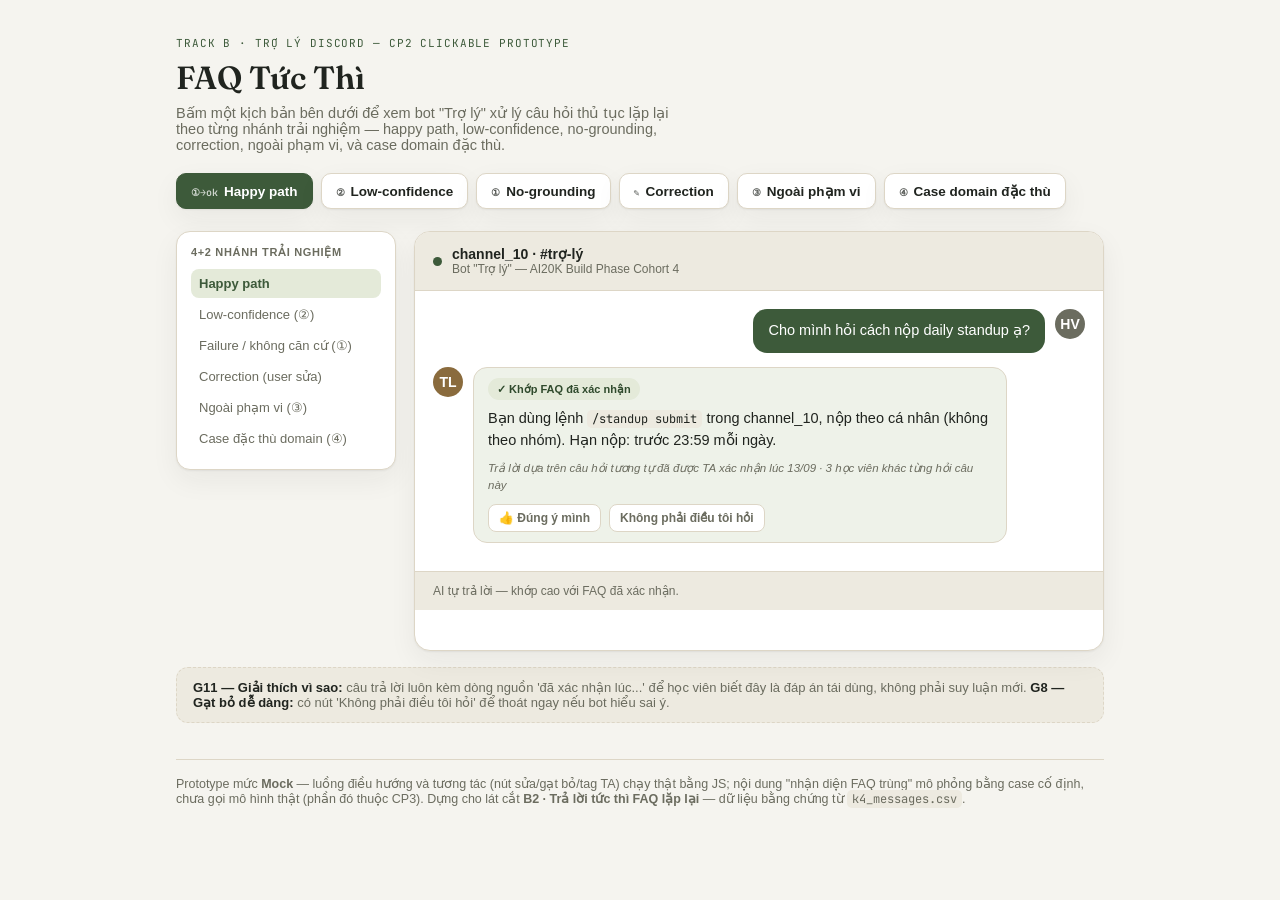
<file: codebase/mess.html>
<!doctype html>
<html lang="vi">
  <head>
    <meta charset="utf-8" />
    <meta name="viewport" content="width=device-width, initial-scale=1" />
    <title>FAQ Tức Thì — Prototype CP2</title>
  </head>
  <body>
    <style>
      :root {
        --bg: #f5f4ef;
        --panel: #ffffff;
        --panel-2: #edeae0;
        --border: #ddd6c6;
        --ink: #20241f;
        --ink-dim: #6b6c5f;
        --accent: #3d5a3a;
        --accent-2: #8a6b3d;
        --accent-soft: #e4ead9;
        --bot-bubble: #eef2e9;
        --user-bubble: #3d5a3a;
        --user-bubble-ink: #ffffff;
        --warn-bg: #fdf1de;
        --warn-ink: #7a4a1a;
        --danger-bg: #fbe6e2;
        --danger-ink: #8a2f1f;
        --ok-bg: #e4ead9;
        --ok-ink: #2f4a2c;
        --shadow:
          0 1px 2px rgba(32, 36, 31, 0.06), 0 10px 28px rgba(32, 36, 31, 0.06);
      }
      @media (prefers-color-scheme: dark) {
        :root:not([data-theme="light"]) {
          --bg: #16180f;
          --panel: #1f2116;
          --panel-2: #262819;
          --border: #3a3c2c;
          --ink: #ecece2;
          --ink-dim: #a3a492;
          --accent: #8fd18a;
          --accent-2: #e0b26e;
          --accent-soft: #28331f;
          --bot-bubble: #232a20;
          --user-bubble: #3f6b3c;
          --user-bubble-ink: #f2fbee;
          --warn-bg: #3a2c17;
          --warn-ink: #e6b878;
          --danger-bg: #3a2320;
          --danger-ink: #f0a591;
          --ok-bg: #243322;
          --ok-ink: #9fe0a0;
          --shadow:
            0 1px 2px rgba(0, 0, 0, 0.35), 0 10px 28px rgba(0, 0, 0, 0.4);
        }
      }
      :root[data-theme="dark"] {
        --bg: #16180f;
        --panel: #1f2116;
        --panel-2: #262819;
        --border: #3a3c2c;
        --ink: #ecece2;
        --ink-dim: #a3a492;
        --accent: #8fd18a;
        --accent-2: #e0b26e;
        --accent-soft: #28331f;
        --bot-bubble: #232a20;
        --user-bubble: #3f6b3c;
        --user-bubble-ink: #f2fbee;
        --warn-bg: #3a2c17;
        --warn-ink: #e6b878;
        --danger-bg: #3a2320;
        --danger-ink: #f0a591;
        --ok-bg: #243322;
        --ok-ink: #9fe0a0;
        --shadow: 0 1px 2px rgba(0, 0, 0, 0.35), 0 10px 28px rgba(0, 0, 0, 0.4);
      }
      * {
        box-sizing: border-box;
      }
      body {
        background: var(--bg);
        color: var(--ink);
        font-family:
          "Source Sans 3",
          -apple-system,
          "Segoe UI",
          sans-serif;
      }
      .wrap {
        max-width: 960px;
        margin: 0 auto;
        padding-inline: 16px;
        padding-block: 28px 56px;
      }
      h1,
      h2 {
        font-family: "Fraunces", Georgia, serif;
        font-weight: 600;
        margin: 0;
        text-wrap: balance;
      }
      .eyebrow {
        font-family: "JetBrains Mono", ui-monospace, monospace;
        font-size: 11px;
        letter-spacing: 0.08em;
        text-transform: uppercase;
        color: var(--accent);
        margin: 0 0 8px;
      }
      header {
        margin-bottom: 20px;
      }
      header h1 {
        font-size: clamp(24px, 4.5vw, 32px);
      }
      .lede {
        color: var(--ink-dim);
        font-size: 14.5px;
        max-width: 64ch;
        margin-top: 8px;
      }

      .scenario-bar {
        display: flex;
        flex-wrap: wrap;
        gap: 8px;
        margin-block: 18px 22px;
      }
      .scenario-btn {
        font-family: inherit;
        font-size: 13.5px;
        font-weight: 600;
        cursor: pointer;
        border: 1px solid var(--border);
        background: var(--panel);
        color: var(--ink);
        padding: 9px 14px;
        border-radius: 10px;
        box-shadow: var(--shadow);
        transition:
          transform 0.1s ease,
          border-color 0.15s ease;
      }
      .scenario-btn:hover {
        border-color: var(--accent);
      }
      .scenario-btn:active {
        transform: scale(0.98);
      }
      .scenario-btn.active {
        background: var(--accent);
        color: #fff;
        border-color: var(--accent);
      }
      .scenario-btn .tag {
        display: inline-block;
        font-family: "JetBrains Mono", monospace;
        font-size: 10px;
        margin-right: 6px;
        opacity: 0.75;
      }

      .stage {
        display: grid;
        grid-template-columns: 220px 1fr;
        gap: 18px;
      }
      @media (max-width: 680px) {
        .stage {
          grid-template-columns: 1fr;
        }
      }

      .rail {
        background: var(--panel);
        border: 1px solid var(--border);
        border-radius: 14px;
        padding: 14px;
        box-shadow: var(--shadow);
        align-self: start;
        position: sticky;
        top: 12px;
      }
      .rail h3 {
        font-size: 11px;
        text-transform: uppercase;
        letter-spacing: 0.06em;
        color: var(--ink-dim);
        margin: 0 0 10px;
      }
      .rail-item {
        font-size: 13px;
        padding: 7px 8px;
        border-radius: 8px;
        color: var(--ink-dim);
        margin-bottom: 2px;
      }
      .rail-item.current {
        background: var(--accent-soft);
        color: var(--accent);
        font-weight: 700;
      }

      .chat-panel {
        background: var(--panel);
        border: 1px solid var(--border);
        border-radius: 16px;
        box-shadow: var(--shadow);
        overflow: hidden;
        display: flex;
        flex-direction: column;
        min-height: 420px;
      }
      .chat-head {
        display: flex;
        align-items: center;
        gap: 10px;
        padding: 14px 18px;
        border-bottom: 1px solid var(--border);
        background: var(--panel-2);
      }
      .chat-head .dot {
        width: 9px;
        height: 9px;
        border-radius: 50%;
        background: var(--accent);
      }
      .chat-head .name {
        font-weight: 700;
        font-size: 14px;
      }
      .chat-head .sub {
        font-size: 12px;
        color: var(--ink-dim);
      }

      .chat-body {
        padding: 18px;
        display: flex;
        flex-direction: column;
        gap: 14px;
        min-height: 280px;
      }
      .msg {
        display: flex;
        gap: 10px;
        max-width: 88%;
        opacity: 0;
        transform: translateY(6px);
        animation: in 0.35s ease forwards;
      }
      @keyframes in {
        to {
          opacity: 1;
          transform: translateY(0);
        }
      }
      .msg.user {
        align-self: flex-end;
        flex-direction: row-reverse;
      }
      .avatar {
        width: 30px;
        height: 30px;
        border-radius: 50%;
        flex: none;
        display: flex;
        align-items: center;
        justify-content: center;
        font-size: 14px;
        font-weight: 700;
        color: #fff;
        background: var(--accent-2);
      }
      .msg.user .avatar {
        background: var(--ink-dim);
      }
      .bubble {
        background: var(--bot-bubble);
        color: var(--ink);
        padding: 10px 14px;
        border-radius: 14px;
        font-size: 14.5px;
        line-height: 1.5;
        border: 1px solid var(--border);
      }
      .msg.user .bubble {
        background: var(--user-bubble);
        color: var(--user-bubble-ink);
        border-color: transparent;
      }

      .badge {
        display: inline-flex;
        align-items: center;
        gap: 5px;
        font-size: 11px;
        font-weight: 700;
        padding: 3px 9px;
        border-radius: 999px;
        margin-bottom: 8px;
      }
      .badge.ok {
        background: var(--ok-bg);
        color: var(--ok-ink);
      }
      .badge.warn {
        background: var(--warn-bg);
        color: var(--warn-ink);
      }
      .badge.danger {
        background: var(--danger-bg);
        color: var(--danger-ink);
      }

      .source-line {
        font-size: 11.5px;
        color: var(--ink-dim);
        margin-top: 8px;
        font-style: italic;
      }
      .actions {
        display: flex;
        gap: 8px;
        margin-top: 10px;
        flex-wrap: wrap;
      }
      .action-btn {
        font-family: inherit;
        font-size: 12px;
        font-weight: 600;
        cursor: pointer;
        border-radius: 8px;
        border: 1px solid var(--border);
        background: var(--panel);
        color: var(--ink-dim);
        padding: 6px 10px;
      }
      .action-btn:hover {
        color: var(--accent);
        border-color: var(--accent);
      }
      .action-btn.done {
        background: var(--ok-bg);
        color: var(--ok-ink);
        border-color: transparent;
        cursor: default;
      }

      .ta-tag {
        display: inline-flex;
        align-items: center;
        gap: 6px;
        font-size: 12.5px;
        font-weight: 700;
        color: var(--accent-2);
        margin-top: 8px;
      }

      .chat-foot {
        padding: 12px 18px;
        border-top: 1px solid var(--border);
        background: var(--panel-2);
        font-size: 12px;
        color: var(--ink-dim);
      }

      .annot {
        margin-top: 16px;
        background: var(--panel-2);
        border: 1px dashed var(--border);
        border-radius: 12px;
        padding: 12px 16px;
        font-size: 13px;
        color: var(--ink-dim);
      }
      .annot b {
        color: var(--ink);
      }

      footer {
        margin-top: 36px;
        padding-top: 16px;
        border-top: 1px solid var(--border);
        font-size: 12.5px;
        color: var(--ink-dim);
      }
      code {
        font-family: "JetBrains Mono", monospace;
        font-size: 12px;
        background: var(--panel-2);
        padding: 1px 5px;
        border-radius: 5px;
      }
    </style>
    <link
      rel="stylesheet"
      href="https://fonts.googleapis.com/css2?family=Fraunces:opsz,wght…@400;600;700&family=JetBrains+Mono:wght@500;700&display=swap"
    />

    <div class="wrap">
      <header>
        <p class="eyebrow">
          Track B · Trợ lý Discord — CP2 clickable prototype
        </p>
        <h1>FAQ Tức Thì</h1>
        <p class="lede">
          Bấm một kịch bản bên dưới để xem bot "Trợ lý" xử lý câu hỏi thủ tục
          lặp lại theo từng nhánh trải nghiệm — happy path, low-confidence,
          no-grounding, correction, ngoài phạm vi, và case domain đặc thù.
        </p>
      </header>

      <div class="scenario-bar" id="scenarioBar"></div>

      <div class="stage">
        <nav class="rail" id="rail">
          <h3>4+2 nhánh trải nghiệm</h3>
          <div id="railList"></div>
        </nav>

        <div class="chat-panel">
          <div class="chat-head">
            <div class="dot"></div>
            <div>
              <div class="name">channel_10 · #trợ-lý</div>
              <div class="sub">Bot "Trợ lý" — AI20K Build Phase Cohort 4</div>
            </div>
          </div>
          <div class="chat-body" id="chatBody"></div>
          <div class="chat-foot" id="chatFoot">
            Chọn một kịch bản ở trên để bắt đầu.
          </div>
        </div>
      </div>

      <div class="annot" id="annot"></div>

      <footer>
        Prototype mức <b>Mock</b> — luồng điều hướng và tương tác (nút sửa/gạt
        bỏ/tag TA) chạy thật bằng JS; nội dung "nhận diện FAQ trùng" mô phỏng
        bằng case cố định, chưa gọi mô hình thật (phần đó thuộc CP3). Dựng cho
        lát cắt <b>B2 · Trả lời tức thì FAQ lặp lại</b> — dữ liệu bằng chứng từ
        <code>k4_messages.csv</code>.
      </footer>
    </div>

    <script>
      (function () {
        var scenarios = [
          {
            id: "happy",
            tag: "①→ok",
            label: "Happy path",
            railLabel: "Happy path",
            foot: "AI tự trả lời — khớp cao với FAQ đã xác nhận.",
            annot:
              "<b>G11 — Giải thích vì sao:</b> câu trả lời luôn kèm dòng nguồn 'đã xác nhận lúc...' để học viên biết đây là đáp án tái dùng, không phải suy luận mới. <b>G8 — Gạt bỏ dễ dàng:</b> có nút 'Không phải điều tôi hỏi' để thoát ngay nếu bot hiểu sai ý.",
            steps: [
              { who: "user", text: "Cho mình hỏi cách nộp daily standup ạ?" },
              {
                who: "bot",
                badge: ["ok", "✓ Khớp FAQ đã xác nhận"],
                text: "Bạn dùng lệnh <code>/standup submit</code> trong channel_10, nộp theo cá nhân (không theo nhóm). Hạn nộp: trước 23:59 mỗi ngày.",
                source:
                  "Trả lời dựa trên câu hỏi tương tự đã được TA xác nhận lúc 13/09 · 3 học viên khác từng hỏi câu này",
                actions: [
                  { label: "👍 Đúng ý mình", kind: "done" },
                  { label: "Không phải điều tôi hỏi", kind: "plain" },
                ],
              },
            ],
          },
          {
            id: "low-confidence",
            tag: "②",
            label: "Low-confidence",
            railLabel: "Low-confidence (②)",
            foot: "AI trả lời phần chắc, chuyển TA phần mơ hồ — không đoán.",
            annot:
              "<b>G10 — Thu hẹp phạm vi khi nghi ngờ (bắt buộc):</b> câu hỏi lẫn phần cá nhân nên bot chỉ trả lời phần FAQ chung (cách xem XP), còn phần 'XP của tôi' — không có căn cứ cá nhân hoá — bot chủ động tag TA thay vì đoán số liệu.",
            steps: [
              {
                who: "user",
                text: "XP của em sao chưa lên vậy ạ, với cách xem XP ở đâu?",
              },
              {
                who: "bot",
                badge: ["warn", "⚠ Một phần cần người xác nhận"],
                text: "Cách xem XP: vào kênh <code>#xp-board</code>, gõ <code>/xp</code> để xem điểm hiện tại. Còn phần <i>'XP của em sao chưa lên'</i> liên quan dữ liệu cá nhân, mình không tự kiểm tra được nên đã chuyển cho TA nhé.",
                source:
                  "Phần chung: khớp FAQ đã xác nhận · Phần cá nhân: không đủ căn cứ, không đoán",
                ta: "Đã tag @TA-trực-tuần cho phần điểm XP cá nhân",
              },
            ],
          },
          {
            id: "no-grounding",
            tag: "①",
            label: "No-grounding",
            railLabel: "Failure / không căn cứ (①)",
            foot: "Không tìm được nguồn → không bịa, chuyển người.",
            annot:
              "<b>G10 — Thu hẹp phạm vi khi nghi ngờ:</b> câu hỏi hoàn toàn mới, không khớp FAQ nào đã xác nhận — bot từ chối đoán và nói rõ giới hạn thay vì tạo câu trả lời nghe hợp lý nhưng có thể sai.",
            steps: [
              {
                who: "user",
                text: "Phòng lab hôm nay đổi chỗ, ai ngồi nhầm phòng thì xử lý sao ạ?",
              },
              {
                who: "bot",
                badge: ["danger", "✕ Chưa có căn cứ xác nhận"],
                text: "Mình chưa có câu trả lời được xác nhận cho việc này. Để không trả lời sai, mình đã chuyển câu hỏi này cho TA trực — bạn đợi chút nhé.",
                source:
                  "Không khớp với bất kỳ FAQ nào đã xác nhận trong hệ thống",
                ta: "Đã tag @TA-trực-tuần",
              },
            ],
          },
          {
            id: "correction",
            tag: "✎",
            label: "Correction",
            railLabel: "Correction (user sửa)",
            foot: "Học viên báo sai → đáp án được đánh dấu chờ xác nhận lại.",
            annot:
              "<b>G9 — Hỗ trợ sửa dễ dàng:</b> mỗi câu trả lời FAQ có nút báo sai ngay tại chỗ, không cần rời kênh hay mở form riêng; hệ thống không tự sửa nội dung mà đánh dấu chờ TA duyệt lại.",
            steps: [
              { who: "user", text: "Hạn nộp lab02 là khi nào ạ?" },
              {
                who: "bot",
                badge: ["ok", "✓ Khớp FAQ đã xác nhận"],
                text: "Hạn nộp Lab02: 23:59 ngày 15/09.",
                source:
                  "Trả lời dựa trên câu hỏi tương tự đã được TA xác nhận lúc 12/09",
                actions: [
                  { label: "Chưa đúng / cập nhật giúp mình", kind: "correct" },
                ],
              },
            ],
          },
          {
            id: "out-of-scope",
            tag: "③",
            label: "Ngoài phạm vi",
            railLabel: "Ngoài phạm vi (③)",
            foot: "Yêu cầu vượt phạm vi trả lời tự động → từ chối rõ ràng, không giả vờ làm được.",
            annot:
              "<b>G11 — Giải thích vì sao:</b> bot nói rõ đây là việc ngoài phạm vi trả lời tự động (không phải 'không hiểu câu hỏi'), giúp học viên biết cần hỏi ai thay vì thử hỏi lại bot nhiều lần.",
            steps: [
              {
                who: "user",
                text: "Bot ơi sửa giúp em điểm danh buổi hôm qua với, em quét QR mà không lên",
              },
              {
                who: "bot",
                badge: ["warn", "⚠ Ngoài phạm vi tự động"],
                text: "Việc sửa điểm danh mình không có quyền tự xử lý — cần TA kiểm tra và duyệt tay. Mình đã chuyển yêu cầu này cho TA kèm nội dung bạn vừa gửi.",
                source:
                  "Yêu cầu thuộc nhóm hành động cần con người duyệt (sửa dữ liệu điểm danh)",
                ta: "Đã tag @TA-điểm-danh",
              },
            ],
          },
          {
            id: "domain-case",
            tag: "④",
            label: "Case domain đặc thù",
            railLabel: "Case đặc thù domain (④)",
            foot: "Đáp án cũ có thể đã hết hiệu lực → không tái dùng mù quáng.",
            annot:
              "<b>G10 + G11:</b> đáp án FAQ mang theo ngày xác nhận; khi có tín hiệu quy định vừa đổi (từ khoá 'gia hạn', 'mới') mà chưa có bản xác nhận mới, bot không tái dùng đáp án cũ mà xử lý như case ① — chuyển TA thay vì trả lời có thể đã lỗi thời.",
            steps: [
              {
                who: "user",
                text: "Em nghe nói lab02 được gia hạn, giờ hạn nộp là khi nào ạ?",
              },
              {
                who: "bot",
                badge: ["warn", "⚠ Đáp án cũ có thể đã lỗi thời"],
                text: "Đáp án mình có (23:59 ngày 15/09) được xác nhận trước khi có tin gia hạn — mình không chắc còn đúng nên chưa muốn trả lời sai. Đã chuyển TA để xác nhận hạn mới nhé.",
                source:
                  "Phát hiện từ khoá 'gia hạn' mâu thuẫn với đáp án đã lưu → không tái sử dụng khi chưa xác nhận lại",
                ta: "Đã tag @TA-trực-tuần",
              },
            ],
          },
        ];

        var bar = document.getElementById("scenarioBar");
        var railList = document.getElementById("railList");
        var chatBody = document.getElementById("chatBody");
        var chatFoot = document.getElementById("chatFoot");
        var annot = document.getElementById("annot");

        scenarios.forEach(function (s) {
          var b = document.createElement("button");
          b.className = "scenario-btn";
          b.id = "btn-" + s.id;
          b.innerHTML = '<span class="tag">' + s.tag + "</span>" + s.label;
          b.addEventListener("click", function () {
            render(s.id);
          });
          bar.appendChild(b);

          var r = document.createElement("div");
          r.className = "rail-item";
          r.id = "rail-" + s.id;
          r.textContent = s.railLabel;
          railList.appendChild(r);
        });

        function escapeSafe(html) {
          return html;
        } // content is authored, not user-supplied

        function render(id) {
          var s = scenarios.filter(function (x) {
            return x.id === id;
          })[0];
          if (!s) return;

          scenarios.forEach(function (x) {
            document
              .getElementById("btn-" + x.id)
              .classList.toggle("active", x.id === id);
            document
              .getElementById("rail-" + x.id)
              .classList.toggle("current", x.id === id);
          });

          chatBody.innerHTML = "";
          chatFoot.textContent = s.foot;
          annot.innerHTML = s.annot;

          var delay = 0;
          s.steps.forEach(function (step) {
            setTimeout(function () {
              addMessage(step);
            }, delay);
            delay += 450;
          });
        }

        function addMessage(step) {
          var msg = document.createElement("div");
          msg.className = "msg " + step.who;

          var avatar = document.createElement("div");
          avatar.className = "avatar";
          avatar.textContent = step.who === "user" ? "HV" : "TL";
          msg.appendChild(avatar);

          var bubble = document.createElement("div");
          bubble.className = "bubble";

          var html = "";
          if (step.badge) {
            html +=
              '<span class="badge ' +
              step.badge[0] +
              '">' +
              step.badge[1] +
              "</span><br>";
          }
          html += step.text;
          if (step.source) {
            html += '<div class="source-line">' + step.source + "</div>";
          }
          if (step.ta) {
            html += '<div class="ta-tag">👤 ' + step.ta + "</div>";
          }
          bubble.innerHTML = html;

          if (step.actions) {
            var wrap = document.createElement("div");
            wrap.className = "actions";
            step.actions.forEach(function (a) {
              var btn = document.createElement("button");
              btn.className = "action-btn";
              btn.textContent = a.label;
              btn.addEventListener("click", function () {
                if (a.kind === "correct") {
                  btn.textContent = "✓ Đã ghi nhận — chờ TA xác nhận lại";
                  btn.classList.add("done");
                  btn.disabled = true;
                  var flag = document.createElement("div");
                  flag.className = "ta-tag";
                  flag.innerHTML =
                    "👤 Đã tag @TA-trực-tuần để xác nhận lại đáp án này";
                  bubble.appendChild(flag);
                } else if (a.kind === "done") {
                  btn.textContent = "✓ Đã ghi nhận";
                  btn.classList.add("done");
                  btn.disabled = true;
                } else {
                  btn.textContent = "✓ Đã bỏ qua câu trả lời này";
                  btn.classList.add("done");
                  btn.disabled = true;
                }
              });
              wrap.appendChild(btn);
            });
            bubble.appendChild(wrap);
          }

          msg.appendChild(bubble);
          chatBody.appendChild(msg);
          chatBody.scrollTop = chatBody.scrollHeight;
        }

        render("happy");
      })();
    </script>
  </body>
</html>
</file>
